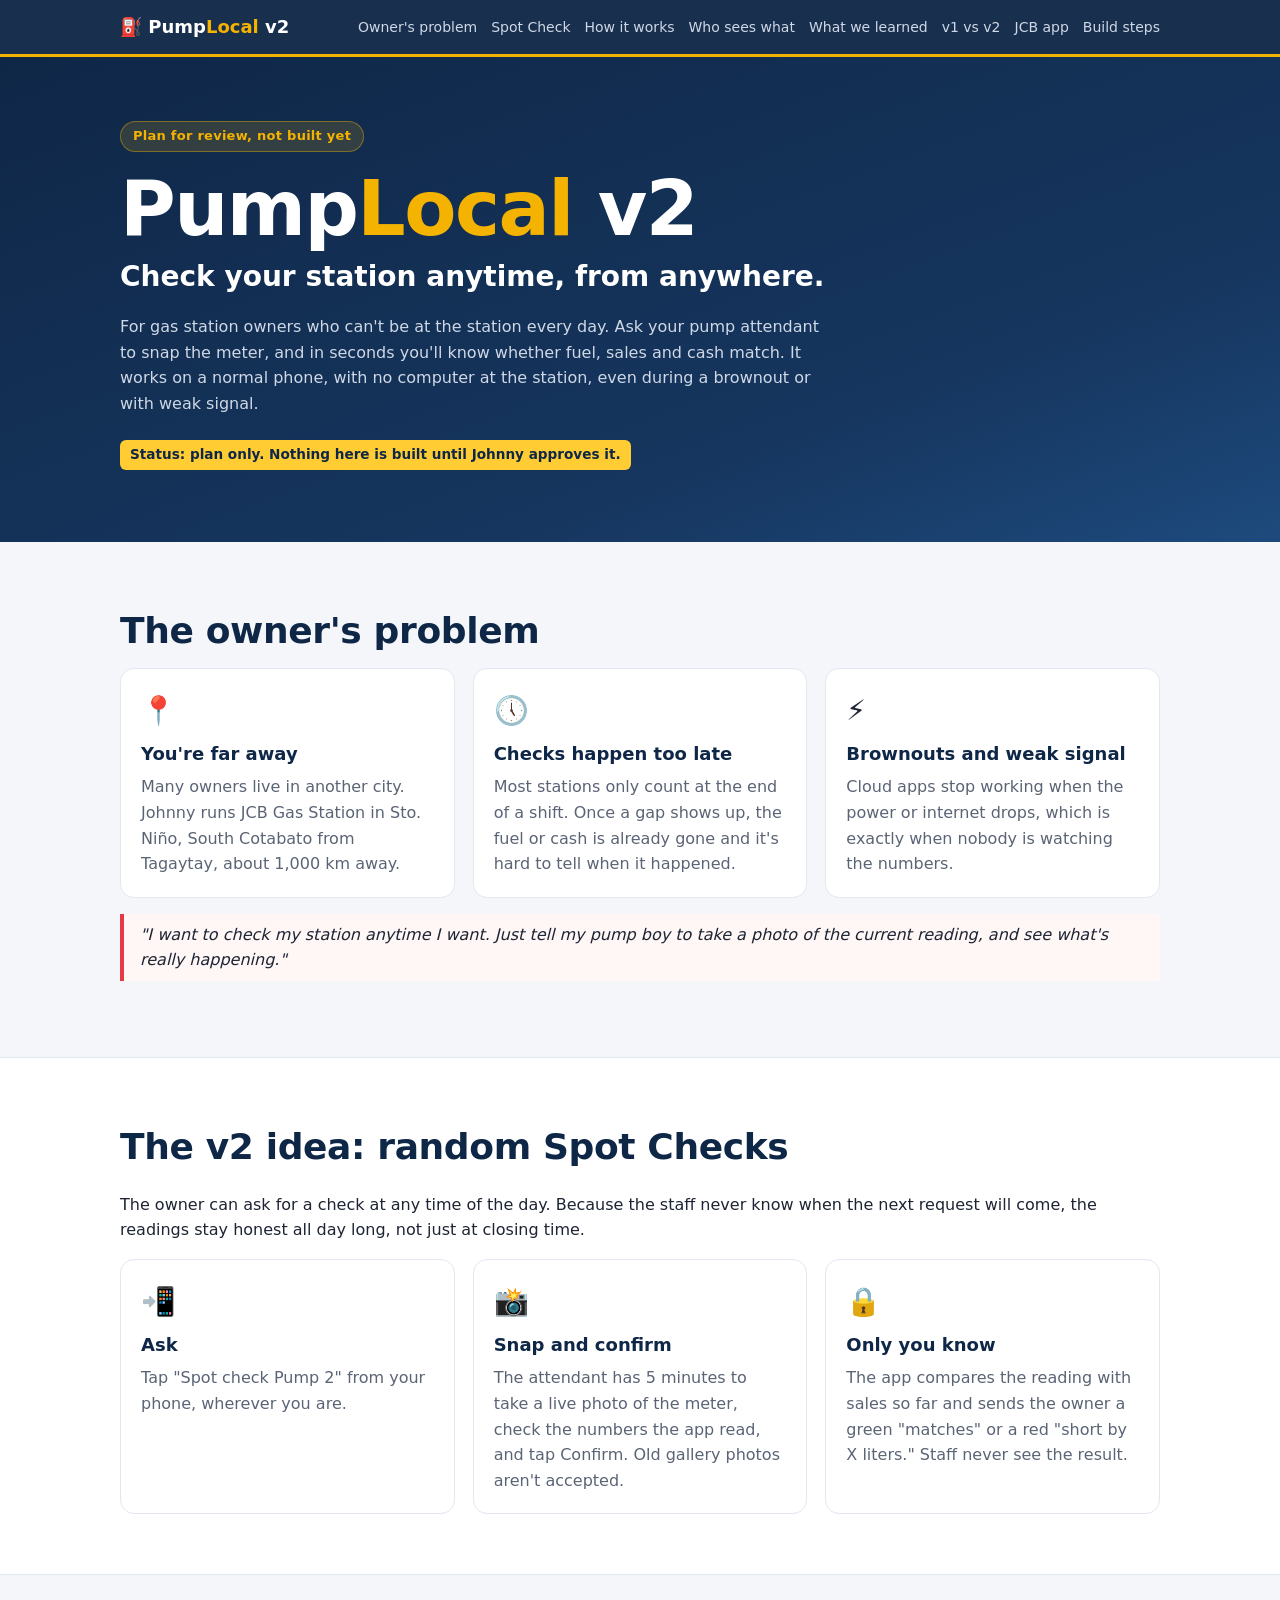
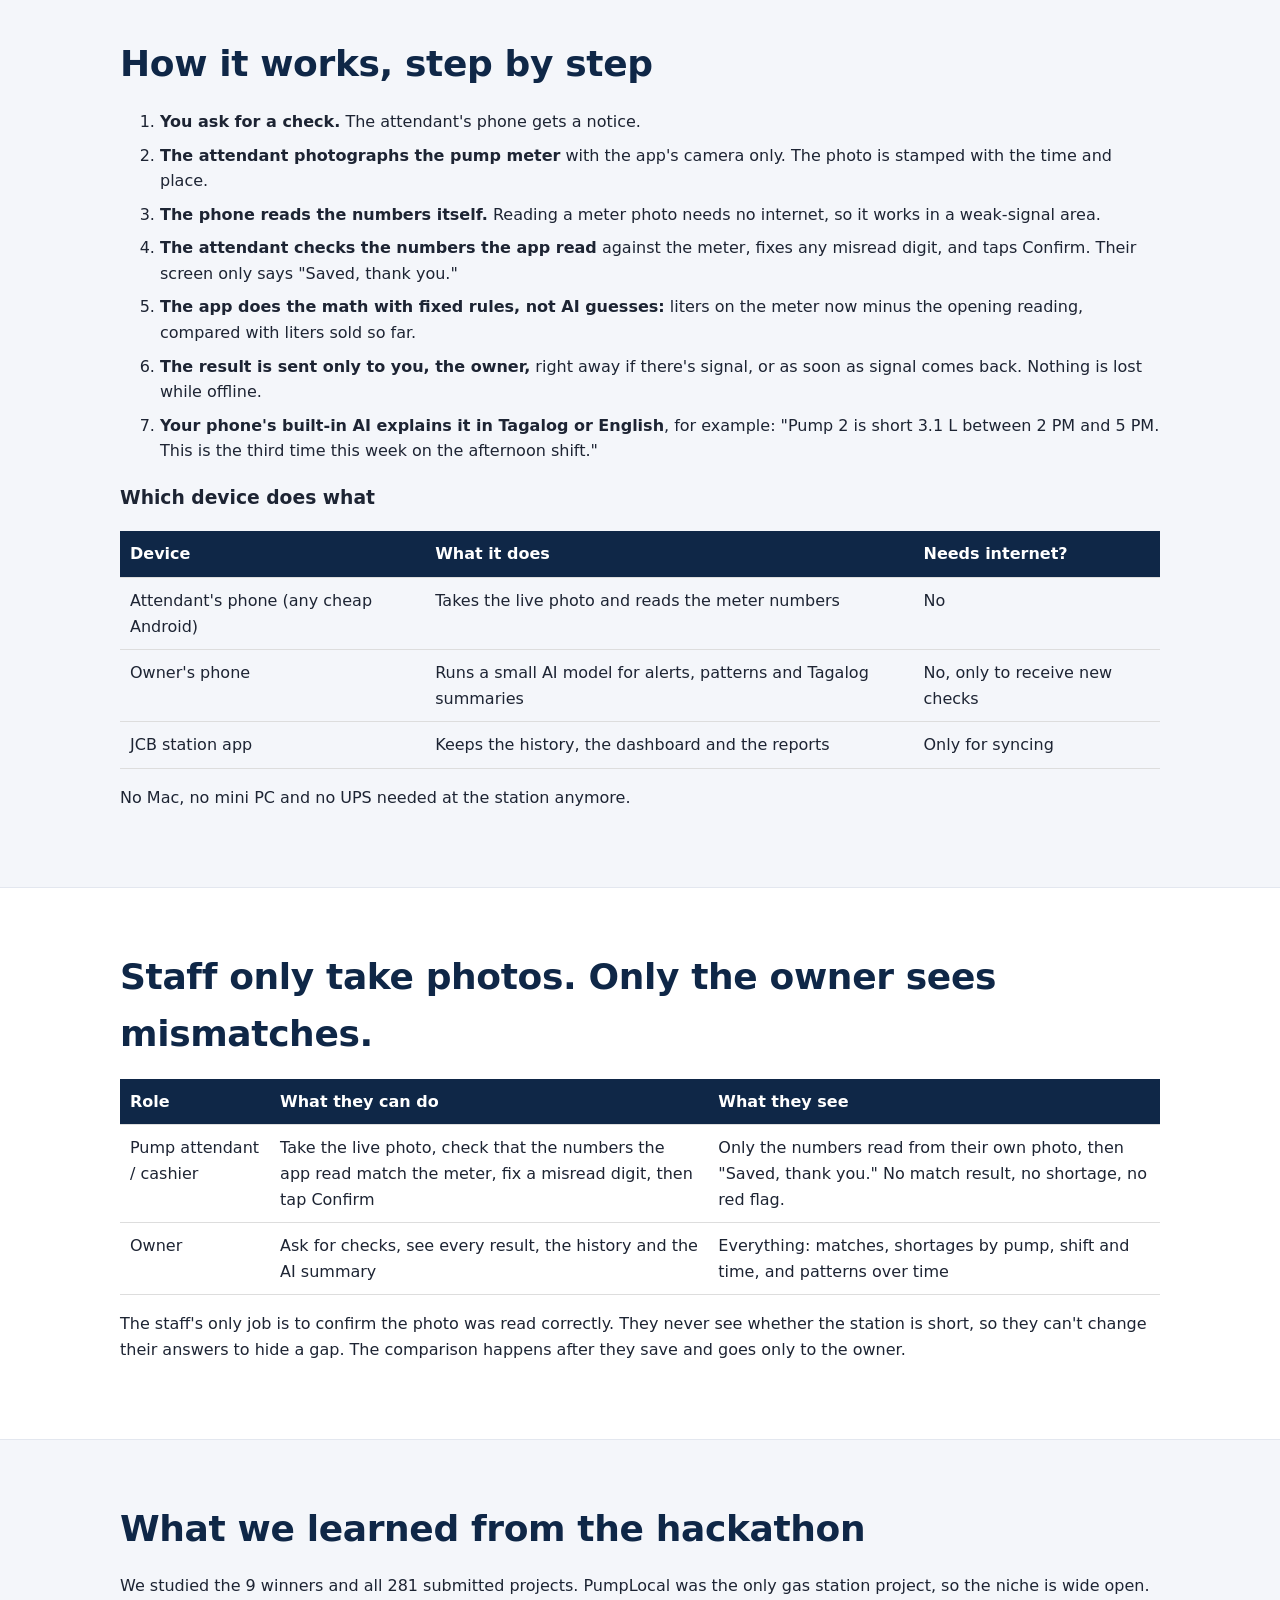
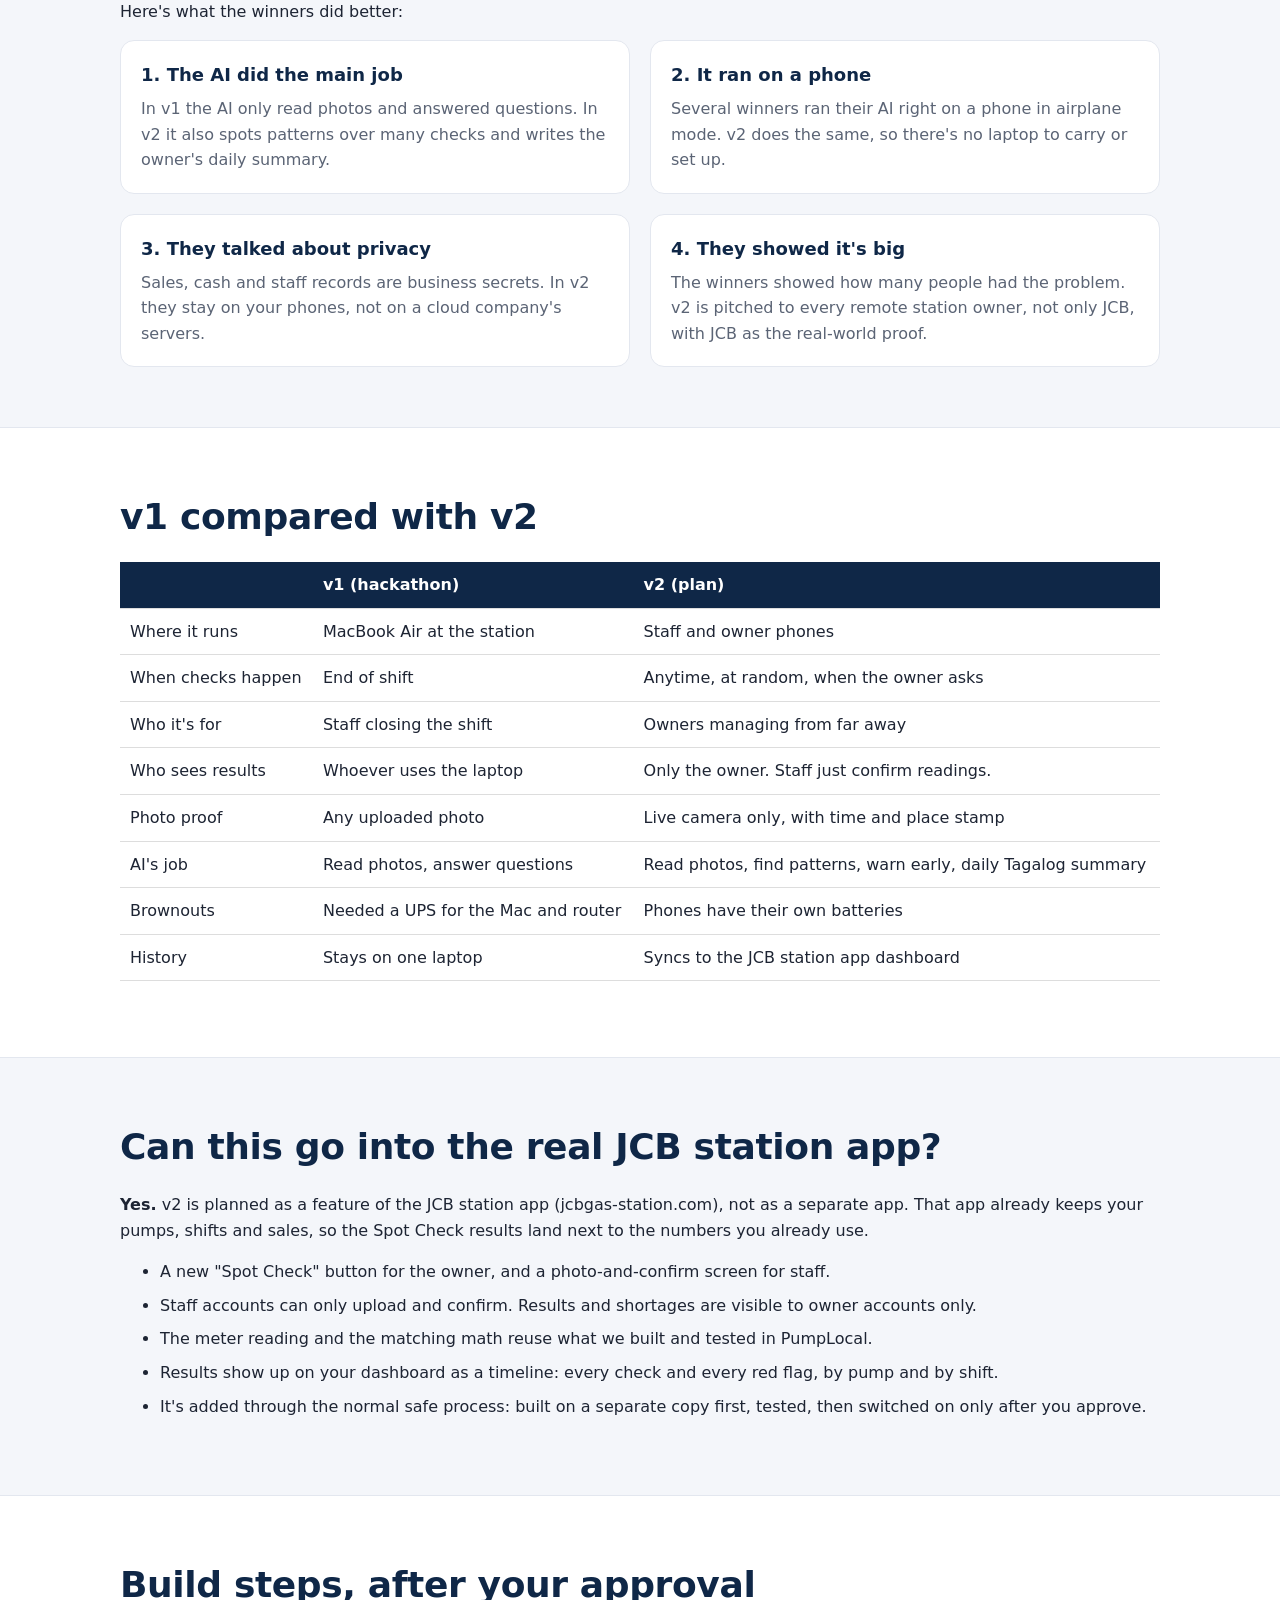
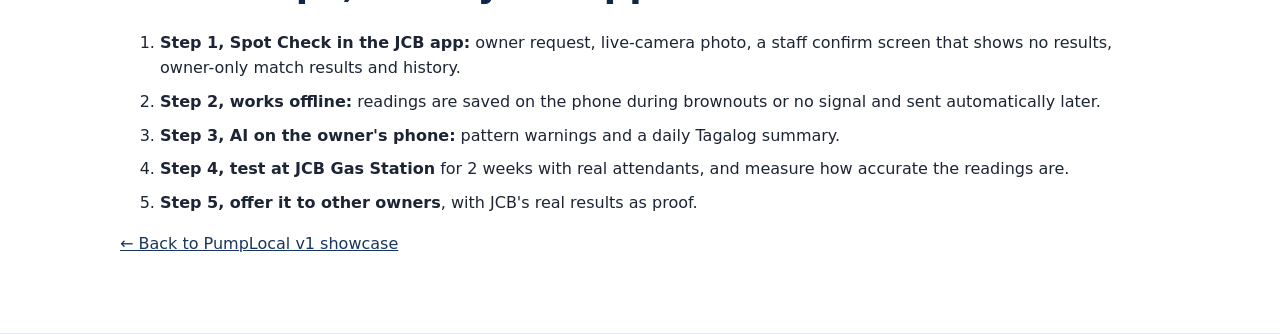
<file: v2/index.html>
<!doctype html>
<html lang="en">
<head>
<meta charset="utf-8">
<meta name="viewport" content="width=device-width,initial-scale=1">
<title>PumpLocal v2 Plan · Check your station anytime, from anywhere</title>
<meta name="description" content="The PumpLocal v2 plan: random spot checks, phone-only, offline, for gas station owners who can't be at their station.">
<meta name="theme-color" content="#0f2747">
<link rel="icon" href="data:image/svg+xml,<svg xmlns='http://www.w3.org/2000/svg' viewBox='0 0 100 100'><text y='.9em' font-size='90'>⛽</text></svg>">
<link rel="stylesheet" href="../style.css">
<style>
.status{display:inline-block;background:#ffcc33;color:#0f2747;font-weight:700;padding:4px 10px;border-radius:6px;font-size:.85rem}
table{width:100%;border-collapse:collapse;margin:1rem 0}
th,td{text-align:left;padding:10px;border-bottom:1px solid #ddd;vertical-align:top}
th{background:#0f2747;color:#fff}
ol.steps-plain li,ul.plain li{margin:.5rem 0}
.quote{border-left:4px solid #e63946;padding:.5rem 1rem;background:#fff6f6;font-style:italic}
</style>
</head>
<body>
<nav class="top" aria-label="Sections"><div class="wrap">
<a class="brand" href="../">⛽ Pump<b>Local</b> v2</a>
<ul>
<li><a href="#problem">Owner's problem</a></li>
<li><a href="#idea">Spot Check</a></li>
<li><a href="#how">How it works</a></li>
<li><a href="#roles">Who sees what</a></li>
<li><a href="#learned">What we learned</a></li>
<li><a href="#changes">v1 vs v2</a></li>
<li><a href="#fueltrack">JCB app</a></li>
<li><a href="#steps">Build steps</a></li>
</ul></div></nav>

<header class="hero" id="top"><div class="wrap">
<span class="eyebrow">Plan for review, not built yet</span>
<h1>Pump<b>Local</b> v2</h1>
<p class="tag">Check your station anytime, from anywhere.</p>
<p class="lede">For gas station owners who can't be at the station every day. Ask your pump attendant to snap the meter, and in seconds you'll know whether fuel, sales and cash match. It works on a normal phone, with no computer at the station, even during a brownout or with weak signal.</p>
<p><span class="status">Status: plan only. Nothing here is built until Johnny approves it.</span></p>
</div></header>

<section id="problem"><div class="wrap">
<h2>The owner's problem</h2>
<div class="grid3">
<div class="card"><div class="ico">📍</div><h3>You're far away</h3><p>Many owners live in another city. Johnny runs JCB Gas Station in Sto. Niño, South Cotabato from Tagaytay, about 1,000 km away.</p></div>
<div class="card"><div class="ico">🕔</div><h3>Checks happen too late</h3><p>Most stations only count at the end of a shift. Once a gap shows up, the fuel or cash is already gone and it's hard to tell when it happened.</p></div>
<div class="card"><div class="ico">⚡</div><h3>Brownouts and weak signal</h3><p>Cloud apps stop working when the power or internet drops, which is exactly when nobody is watching the numbers.</p></div>
</div>
<p class="quote">"I want to check my station anytime I want. Just tell my pump boy to take a photo of the current reading, and see what's really happening."</p>
</div></section>

<section class="alt" id="idea"><div class="wrap">
<h2>The v2 idea: random Spot Checks</h2>
<p>The owner can ask for a check at any time of the day. Because the staff never know when the next request will come, the readings stay honest all day long, not just at closing time.</p>
<div class="grid3">
<div class="card"><div class="ico">📲</div><h3>Ask</h3><p>Tap "Spot check Pump 2" from your phone, wherever you are.</p></div>
<div class="card"><div class="ico">📸</div><h3>Snap and confirm</h3><p>The attendant has 5 minutes to take a live photo of the meter, check the numbers the app read, and tap Confirm. Old gallery photos aren't accepted.</p></div>
<div class="card"><div class="ico">🔒</div><h3>Only you know</h3><p>The app compares the reading with sales so far and sends the owner a green "matches" or a red "short by X liters." Staff never see the result.</p></div>
</div>
</div></section>

<section id="how"><div class="wrap">
<h2>How it works, step by step</h2>
<ol class="steps-plain">
<li><b>You ask for a check.</b> The attendant's phone gets a notice.</li>
<li><b>The attendant photographs the pump meter</b> with the app's camera only. The photo is stamped with the time and place.</li>
<li><b>The phone reads the numbers itself.</b> Reading a meter photo needs no internet, so it works in a weak-signal area.</li>
<li><b>The attendant checks the numbers the app read</b> against the meter, fixes any misread digit, and taps Confirm. Their screen only says "Saved, thank you."</li>
<li><b>The app does the math with fixed rules, not AI guesses:</b> liters on the meter now minus the opening reading, compared with liters sold so far.</li>
<li><b>The result is sent only to you, the owner,</b> right away if there's signal, or as soon as signal comes back. Nothing is lost while offline.</li>
<li><b>Your phone's built-in AI explains it in Tagalog or English</b>, for example: "Pump 2 is short 3.1 L between 2 PM and 5 PM. This is the third time this week on the afternoon shift."</li>
</ol>
<h3>Which device does what</h3>
<table>
<tr><th>Device</th><th>What it does</th><th>Needs internet?</th></tr>
<tr><td>Attendant's phone (any cheap Android)</td><td>Takes the live photo and reads the meter numbers</td><td>No</td></tr>
<tr><td>Owner's phone</td><td>Runs a small AI model for alerts, patterns and Tagalog summaries</td><td>No, only to receive new checks</td></tr>
<tr><td>JCB station app</td><td>Keeps the history, the dashboard and the reports</td><td>Only for syncing</td></tr>
</table>
<p>No Mac, no mini PC and no UPS needed at the station anymore.</p>
</div></section>

<section class="alt" id="roles"><div class="wrap">
<h2>Staff only take photos. Only the owner sees mismatches.</h2>
<table>
<tr><th>Role</th><th>What they can do</th><th>What they see</th></tr>
<tr><td>Pump attendant / cashier</td><td>Take the live photo, check that the numbers the app read match the meter, fix a misread digit, then tap Confirm</td><td>Only the numbers read from their own photo, then "Saved, thank you." No match result, no shortage, no red flag.</td></tr>
<tr><td>Owner</td><td>Ask for checks, see every result, the history and the AI summary</td><td>Everything: matches, shortages by pump, shift and time, and patterns over time</td></tr>
</table>
<p>The staff's only job is to confirm the photo was read correctly. They never see whether the station is short, so they can't change their answers to hide a gap. The comparison happens after they save and goes only to the owner.</p>
</div></section>

<section id="learned"><div class="wrap">
<h2>What we learned from the hackathon</h2>
<p>We studied the 9 winners and all 281 submitted projects. PumpLocal was the only gas station project, so the niche is wide open. Here's what the winners did better:</p>
<div class="grid2">
<div class="card"><h3>1. The AI did the main job</h3><p>In v1 the AI only read photos and answered questions. In v2 it also spots patterns over many checks and writes the owner's daily summary.</p></div>
<div class="card"><h3>2. It ran on a phone</h3><p>Several winners ran their AI right on a phone in airplane mode. v2 does the same, so there's no laptop to carry or set up.</p></div>
<div class="card"><h3>3. They talked about privacy</h3><p>Sales, cash and staff records are business secrets. In v2 they stay on your phones, not on a cloud company's servers.</p></div>
<div class="card"><h3>4. They showed it's big</h3><p>The winners showed how many people had the problem. v2 is pitched to every remote station owner, not only JCB, with JCB as the real-world proof.</p></div>
</div>
</div></section>

<section class="alt" id="changes"><div class="wrap">
<h2>v1 compared with v2</h2>
<table>
<tr><th></th><th>v1 (hackathon)</th><th>v2 (plan)</th></tr>
<tr><td>Where it runs</td><td>MacBook Air at the station</td><td>Staff and owner phones</td></tr>
<tr><td>When checks happen</td><td>End of shift</td><td>Anytime, at random, when the owner asks</td></tr>
<tr><td>Who it's for</td><td>Staff closing the shift</td><td>Owners managing from far away</td></tr>
<tr><td>Who sees results</td><td>Whoever uses the laptop</td><td>Only the owner. Staff just confirm readings.</td></tr>
<tr><td>Photo proof</td><td>Any uploaded photo</td><td>Live camera only, with time and place stamp</td></tr>
<tr><td>AI's job</td><td>Read photos, answer questions</td><td>Read photos, find patterns, warn early, daily Tagalog summary</td></tr>
<tr><td>Brownouts</td><td>Needed a UPS for the Mac and router</td><td>Phones have their own batteries</td></tr>
<tr><td>History</td><td>Stays on one laptop</td><td>Syncs to the JCB station app dashboard</td></tr>
</table>
</div></section>

<section id="fueltrack"><div class="wrap">
<h2>Can this go into the real JCB station app?</h2>
<p><b>Yes.</b> v2 is planned as a feature of the JCB station app (jcbgas-station.com), not as a separate app. That app already keeps your pumps, shifts and sales, so the Spot Check results land next to the numbers you already use.</p>
<ul class="plain">
<li>A new "Spot Check" button for the owner, and a photo-and-confirm screen for staff.</li>
<li>Staff accounts can only upload and confirm. Results and shortages are visible to owner accounts only.</li>
<li>The meter reading and the matching math reuse what we built and tested in PumpLocal.</li>
<li>Results show up on your dashboard as a timeline: every check and every red flag, by pump and by shift.</li>
<li>It's added through the normal safe process: built on a separate copy first, tested, then switched on only after you approve.</li>
</ul>
</div></section>

<section class="alt" id="steps"><div class="wrap">
<h2>Build steps, after your approval</h2>
<ol class="steps-plain">
<li><b>Step 1, Spot Check in the JCB app:</b> owner request, live-camera photo, a staff confirm screen that shows no results, owner-only match results and history.</li>
<li><b>Step 2, works offline:</b> readings are saved on the phone during brownouts or no signal and sent automatically later.</li>
<li><b>Step 3, AI on the owner's phone:</b> pattern warnings and a daily Tagalog summary.</li>
<li><b>Step 4, test at JCB Gas Station</b> for 2 weeks with real attendants, and measure how accurate the readings are.</li>
<li><b>Step 5, offer it to other owners</b>, with JCB's real results as proof.</li>
</ol>
<p><a href="../">← Back to PumpLocal v1 showcase</a></p>
</div></section>
</body>
</html>
</file>
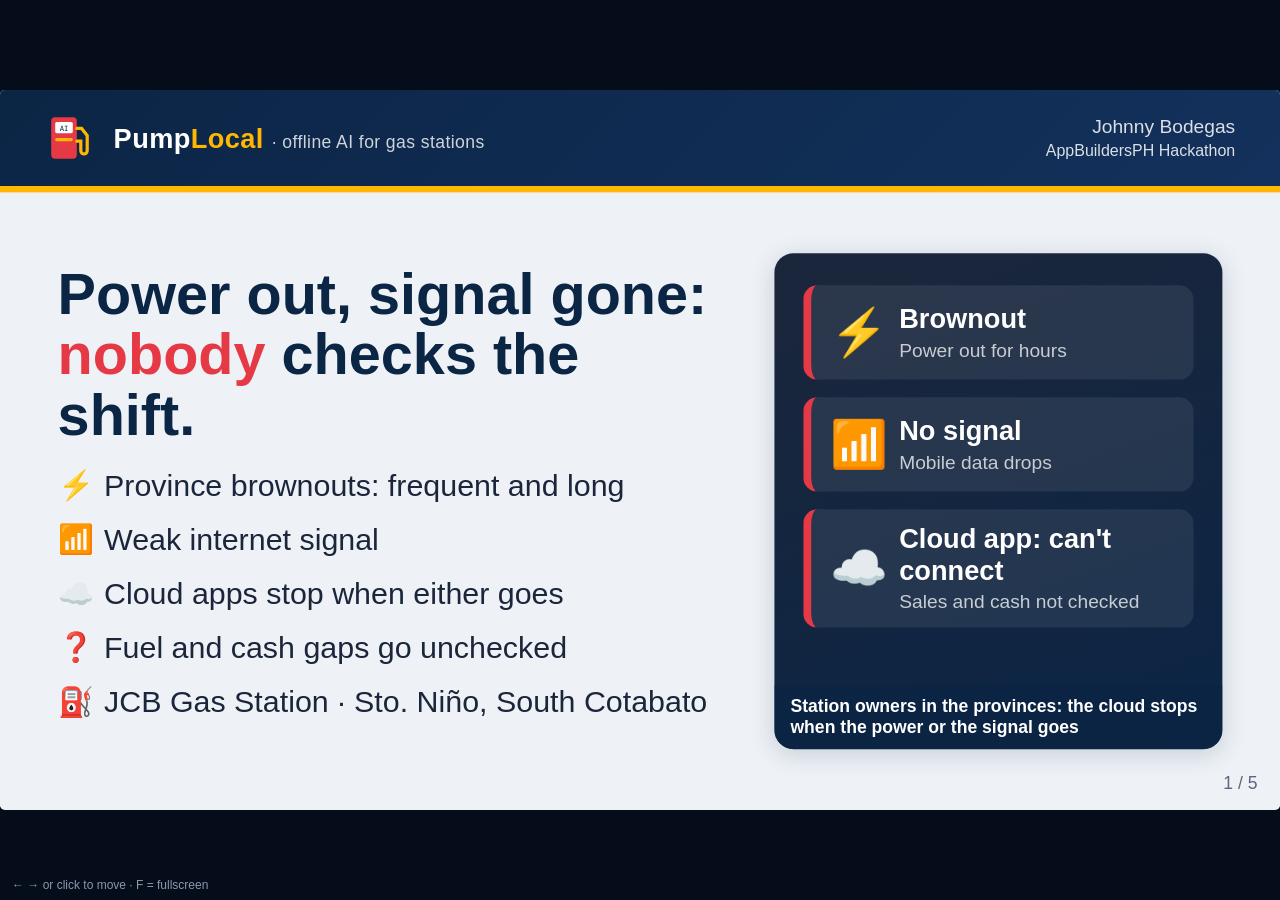
<file: slides.html>
<!doctype html>
<html lang="en">
<head>
<meta charset="utf-8">
<meta name="viewport" content="width=device-width, initial-scale=1">
<title>PumpLocal · Pitch</title>
<!-- Offline pitch deck: no CDN, no external fonts. Arrows / Space / click to advance, F for fullscreen. -->
<style>
  :root { --navy:#0b2545; --navy2:#13315c; --red:#e63946; --yellow:#ffb703; --green:#2a9d8f;
    --bg:#eef2f7; --ink:#1b263b; --muted:#5c677d; }
  * { box-sizing:border-box; }
  html,body { margin:0; height:100%; background:#050d1a; overflow:hidden;
    font-family:-apple-system,BlinkMacSystemFont,"Segoe UI",Roboto,Helvetica,Arial,sans-serif; }
  /* 16:9 stage, scaled to fit the window; all sizes inside are in stage units (1600x900) */
  #stage { position:absolute; left:50%; top:50%; width:1600px; height:900px; transform-origin:center center;
    background:var(--bg); color:var(--ink); border-radius:6px; overflow:hidden; cursor:pointer; }
  .slide { position:absolute; inset:0; display:none; flex-direction:column; }
  .slide.active { display:flex; }
  .bar { background:linear-gradient(135deg,var(--navy),var(--navy2)); color:#fff; border-bottom:8px solid var(--yellow);
    padding:28px 56px; display:flex; align-items:center; gap:22px; }
  .bar svg { width:64px; height:64px; flex:none; }
  .bar .brand { font-size:34px; font-weight:800; letter-spacing:.5px; }
  .bar .brand span { color:var(--yellow); }
  .bar .who { margin-left:auto; font-size:24px; opacity:.85; text-align:right; }
  .body { flex:1; padding:48px 72px; display:flex; gap:56px; align-items:center; }
  h1 { font-size:72px; margin:0 0 28px; color:var(--navy); line-height:1.05; }
  h1 em { font-style:normal; color:var(--red); }
  ul { list-style:none; padding:0; margin:0; }
  li { font-size:38px; margin:0 0 22px; padding-left:58px; position:relative; line-height:1.2; }
  li::before { content:attr(data-i); position:absolute; left:0; top:0; font-size:36px; }
  .col { flex:1; }
  .slot { width:560px; height:620px; flex:none; border-radius:24px; overflow:hidden; position:relative;
    background:repeating-linear-gradient(-8deg,#fffdf4 0 46px,#c9d6ea 46px 48px); box-shadow:0 6px 30px rgba(11,37,69,.18); }
  .slot .cap { position:absolute; left:0; right:0; bottom:0; background:rgba(11,37,69,.85); color:#fff;
    font:600 22px -apple-system,"Segoe UI",sans-serif; padding:14px 20px; filter:none; }
  .slot.out { background:linear-gradient(160deg,#1b263b,#0b2545); display:flex; flex-direction:column; gap:22px;
    padding:40px 36px 110px; }
  .slot.out .ob { background:rgba(255,255,255,.08); border-left:10px solid var(--red); border-radius:18px; padding:18px 24px;
    display:flex; flex-direction:column; color:#fff; position:relative; padding-left:110px; min-height:118px; justify-content:center; }
  .slot.out .ob .oi { position:absolute; left:24px; top:50%; transform:translateY(-50%); font-size:58px; }
  .slot.out .ob b { font-size:34px; }
  .slot.out .ob p { font-size:24px; margin:6px 0 0; opacity:.75; }
  .tiles { display:grid; grid-template-columns:repeat(3,1fr); gap:28px; width:100%; }
  .tile { background:#fff; border-radius:24px; padding:34px; box-shadow:0 4px 18px rgba(11,37,69,.10); border-top:10px solid var(--green); }
  .tile.r { border-top-color:var(--red); } .tile.y { border-top-color:var(--yellow); }
  .tile b { display:block; font-size:40px; color:var(--navy); margin:12px 0 10px; }
  .tile p { font-size:28px; color:var(--muted); margin:0; line-height:1.3; }
  .tile .ic { font-size:64px; }
  .foot { font-size:28px; color:var(--navy); margin-top:30px; background:#fff; border-radius:16px; padding:20px 28px; }
  .foot b { color:var(--red); }
  .jump { align-items:center; justify-content:center; text-align:center; background:linear-gradient(135deg,var(--navy),var(--navy2)); color:#fff; }
  .wifi { display:inline-block; background:var(--red); color:#fff; font-size:56px; font-weight:900; padding:16px 44px;
    border-radius:999px; letter-spacing:2px; margin-bottom:40px; }
  .go { display:inline-block; background:var(--yellow); color:var(--navy); font-size:84px; font-weight:900; text-decoration:none;
    padding:40px 90px; border-radius:40px; box-shadow:0 10px 40px rgba(255,183,3,.35); }
  .go:hover { filter:brightness(1.07); }
  .sub { font-size:30px; opacity:.8; margin-top:34px; }
  .flow { display:flex; align-items:stretch; gap:0; width:100%; margin-top:10px; }
  .node { flex:1; background:#fff; border-radius:24px; padding:30px 26px; text-align:center;
    box-shadow:0 4px 18px rgba(11,37,69,.10); border-top:10px solid var(--navy2); }
  .node.hub { border-top-color:var(--red); }
  .node .ic { font-size:72px; line-height:1; }
  .node b { display:block; font-size:34px; color:var(--navy); margin:16px 0 10px; }
  .node p { font-size:24px; color:var(--muted); margin:0; line-height:1.3; }
  .upsbar { display:flex; align-items:center; gap:26px; margin:22px 0 0 calc((100% - 128px) / 3 + 64px); background:#fff;
    border-radius:20px; padding:20px 28px; border-left:12px solid var(--yellow); box-shadow:0 4px 18px rgba(11,37,69,.10); }
  .upsbar .ic { font-size:60px; } .upsbar b { font-size:30px; color:var(--navy); display:block; }
  .upsbar p { font-size:24px; color:var(--muted); margin:6px 0 0; }
  .link { width:64px; flex:none; display:flex; align-items:center; justify-content:center; font-size:40px; color:var(--navy2); }
  #nav { position:absolute; right:28px; bottom:20px; font-size:22px; color:var(--muted); }
  #hint { position:fixed; left:12px; bottom:8px; color:#8a97ad; font-size:12px; }
  :fullscreen #hint { display:none; }
</style>
</head>
<body>
<div id="stage">
  <!-- 1. Problem (title lives small in the bar) -->
  <section class="slide active" data-n="1">
    <div class="bar">
      <svg viewBox="0 0 64 64" aria-hidden="true"><rect x="8" y="6" width="32" height="52" rx="5" fill="#e63946"/><rect x="13" y="12" width="22" height="14" rx="2" fill="#fff"/><text x="24" y="23" font-size="9" text-anchor="middle" font-family="monospace" fill="#0b2545">AI</text><rect x="13" y="32" width="22" height="4" rx="2" fill="#ffb703"/><path d="M40 20h6l7 9v19a4 4 0 0 1-8 0V36h-5" stroke="#ffb703" stroke-width="4" fill="none" stroke-linecap="round"/></svg>
      <div class="brand">Pump<span>Local</span> <small style="font-size:22px;font-weight:400;opacity:.8">· offline AI for gas stations</small></div>
      <div class="who">Johnny Bodegas<br><small>AppBuildersPH Hackathon</small></div>
    </div>
    <div class="body">
      <div class="col">
        <h1>Power out, signal gone: <em>nobody</em> checks the shift.</h1>
        <ul>
          <li data-i="⚡">Province brownouts: frequent and long</li>
          <li data-i="📶">Weak internet signal</li>
          <li data-i="☁️">Cloud apps stop when either goes</li>
          <li data-i="❓">Fuel and cash gaps go unchecked</li>
          <li data-i="⛽">JCB Gas Station · Sto. Niño, South Cotabato</li>
        </ul>
      </div>
      <div class="slot out" id="outSlot">
        <div class="ob"><div class="oi">⚡</div><b>Brownout</b><p>Power out for hours</p></div>
        <div class="ob"><div class="oi">📶</div><b>No signal</b><p>Mobile data drops</p></div>
        <div class="ob"><div class="oi">☁️</div><b>Cloud app: can't connect</b><p>Sales and cash not checked</p></div>
        <div class="cap">Station owners in the provinces: the cloud stops when the power or the signal goes</div>
      </div>
    </div>
  </section>

  <!-- 2. Why local AI -->
  <section class="slide" data-n="2">
    <div class="body" style="flex-direction:column;align-items:stretch;justify-content:center">
      <h1>Why <em>local</em> AI?</h1>
      <div class="tiles">
        <div class="tile"><div class="ic">📴</div><b>Works offline</b><p>Brownout or dead signal? The shift still closes.</p></div>
        <div class="tile y"><div class="ic">🔒</div><b>Data stays here</b><p>Sales and cash never leave the station.</p></div>
        <div class="tile r"><div class="ic">₱0</div><b>No cloud cost</b><p>No per-use fees on thin fuel margins.</p></div>
      </div>
      <div class="foot">On an <b>8 GB Mac</b>: Apple Vision OCR reads a photo in about 2 seconds · Gemma 3 4B via Ollama writes the Taglish answers.</div>
    </div>
  </section>

  <!-- 3. How it runs at the station -->
  <section class="slide" data-n="3">
    <div class="body" style="flex-direction:column;align-items:stretch;justify-content:center;gap:30px">
      <h1>How it runs <em>at the station</em></h1>
      <div class="flow">
        <div class="node"><div class="ic">📱</div><b>Staff phones</b><p>On their own batteries. Snap pump screens and receipts, log sales, do the closing count</p></div>
        <div class="link">⇄</div>
        <div class="node"><div class="ic">📶</div><b>Wi-Fi router</b><p>Local network only. No internet needed</p></div>
        <div class="link">⇄</div>
        <div class="node hub"><div class="ic">🖥️</div><b>Mac mini</b><p>Proposed for the station. Always on. Runs PumpLocal and the AI</p></div>
      </div>
      <div class="upsbar"><span class="ic">🔋</span><div><b>One small UPS: Mac mini + Wi-Fi router</b><p>Brownout? Staff phones keep working on the local Wi-Fi. No internet needed</p></div></div>
      <div class="foot" style="margin-top:22px">Also works: a <b>laptop on battery</b> + a <b>power bank for the router</b> · syncs to the owner when internet returns</div>
    </div>
  </section>

  <!-- 4. What's next -->
  <section class="slide" data-n="4">
    <div class="body" style="flex-direction:column;align-items:stretch;justify-content:center">
      <h1>What's <em>next</em></h1>
      <ul>
        <li data-i="🔄">Sync to the owner when the internet is back</li>
        <li data-i="📒">Utang ledger: who owes, who paid</li>
        <li data-i="⛽">Per-nozzle tracking</li>
      </ul>
    </div>
  </section>

  <!-- Final jump -->
  <section class="slide jump" data-n="5">
    <div class="wifi">📴 Wi-Fi OFF</div><br>
    <a class="go" href="/" id="goDemo">Back to the showcase →</a>
    <div class="sub">PumpLocal runs locally on the station's computer.</div>
  </section>

  <div id="nav"></div>
</div>
<div id="hint">← → or click to move · F = fullscreen</div>
<script>
(function () {
  var slides = document.querySelectorAll('.slide'), i = 0, stage = document.getElementById('stage');
  var nav = document.getElementById('nav');
  function show(n) {
    i = Math.max(0, Math.min(slides.length - 1, n));
    for (var k = 0; k < slides.length; k++) slides[k].classList.toggle('active', k === i);
    nav.textContent = (i + 1) + ' / ' + slides.length;
    nav.style.color = i === slides.length - 1 ? '#fff' : '';
    if (location.hash !== '#' + (i + 1)) history.replaceState(null, '', '#' + (i + 1));
  }
  function fit() {
    var s = Math.min(window.innerWidth / 1600, window.innerHeight / 900);
    stage.style.transform = 'translate(-50%,-50%) scale(' + s + ')';
  }
  function fullscreen() {
    var d = document;
    if (d.fullscreenElement) { d.exitFullscreen && d.exitFullscreen(); }
    else if (d.documentElement.requestFullscreen) { d.documentElement.requestFullscreen(); }
  }
  document.addEventListener('keydown', function (e) {
    var k = e.key;
    if (k === 'ArrowRight' || k === 'ArrowDown' || k === ' ' || k === 'PageDown' || k === 'Enter') {
      if (k === 'Enter' && i === slides.length - 1) { location.href = '/'; return; }
      e.preventDefault(); show(i + 1);
    } else if (k === 'ArrowLeft' || k === 'ArrowUp' || k === 'PageUp' || k === 'Backspace') { e.preventDefault(); show(i - 1); }
    else if (k === 'Home') show(0);
    else if (k === 'End') show(slides.length - 1);
    else if (k === 'f' || k === 'F') fullscreen();
  });
  stage.addEventListener('click', function (e) {
    if (e.target.closest('a')) return;            // the demo button navigates
    show(e.clientX < window.innerWidth * 0.25 ? i - 1 : i + 1);
  });
  window.addEventListener('resize', fit);
  fit();
  show((parseInt(location.hash.slice(1), 10) || 1) - 1);
})();
</script>
</body>
</html>
</file>
<file: style.css>
:root{--navy:#0f2747;--navy2:#16365f;--amber:#f5b301;--red:#e63946;--green:#2a9d8f;--bg:#f4f6fa;--card:#fff;--ink:#1d2433;--muted:#5b6475;--line:#e3e7ef;--r:14px}
*{box-sizing:border-box}
html{scroll-behavior:smooth}
body{margin:0;font:16px/1.6 system-ui,-apple-system,"Segoe UI",Roboto,"Helvetica Neue",Arial,sans-serif;color:var(--ink);background:var(--bg)}
img{max-width:100%;display:block}
a{color:var(--navy2)}
.wrap{max-width:1080px;margin:0 auto;padding:0 20px}
nav.top{position:sticky;top:0;z-index:10;background:rgba(15,39,71,.96);border-bottom:3px solid var(--amber)}
nav.top .wrap{display:flex;align-items:center;gap:16px;min-height:54px;flex-wrap:wrap}
nav.top .brand{color:#fff;font-weight:800;text-decoration:none;font-size:18px}
nav.top .brand b{color:var(--amber)}
nav.top ul{list-style:none;margin:0 0 0 auto;padding:0;display:flex;gap:14px;flex-wrap:wrap}
nav.top ul a{color:#cfd8e6;text-decoration:none;font-size:14px}
nav.top ul a:hover{color:#fff}
header.hero{background:linear-gradient(160deg,var(--navy) 0%,var(--navy2) 70%,#1d4a7d 100%);color:#fff;padding:64px 0 56px}
.hero .eyebrow{display:inline-block;background:rgba(245,179,1,.15);color:var(--amber);border:1px solid rgba(245,179,1,.4);border-radius:99px;padding:4px 12px;font-size:13px;font-weight:600;letter-spacing:.02em}
.hero h1{font-size:clamp(44px,8vw,76px);line-height:1.02;margin:18px 0 8px;letter-spacing:-.02em}
.hero h1 b{color:var(--amber)}
.hero .tag{font-size:clamp(20px,3vw,28px);font-weight:600;margin:0 0 14px;max-width:760px}
.hero .lede{color:#cfd8e6;max-width:720px;margin:0 0 24px}
.local-note{display:flex;gap:12px;align-items:flex-start;background:#fff;color:var(--ink);border-left:6px solid var(--amber);border-radius:10px;padding:14px 16px;max-width:720px;box-shadow:0 6px 24px rgba(0,0,0,.18)}
.local-note .ico{font-size:24px;line-height:1}
.local-note strong{display:block}
.cta{display:flex;gap:12px;flex-wrap:wrap;margin-top:26px}
.btn{display:inline-block;padding:12px 18px;border-radius:10px;font-weight:700;text-decoration:none;min-height:44px}
.btn.primary{background:var(--amber);color:var(--navy)}
.btn.ghost{border:2px solid rgba(255,255,255,.5);color:#fff}
.stats{display:grid;grid-template-columns:repeat(4,1fr);gap:12px;margin-top:36px}
.stat{background:rgba(255,255,255,.07);border:1px solid rgba(255,255,255,.14);border-radius:12px;padding:14px}
.stat .n{font-size:24px;font-weight:800;color:var(--amber)}
.stat .l{font-size:13px;color:#cfd8e6}
section{padding:60px 0}
section.alt{background:#fff;border-top:1px solid var(--line);border-bottom:1px solid var(--line)}
h2{font-size:clamp(26px,4vw,36px);margin:0 0 8px;color:var(--navy);letter-spacing:-.01em}
.sub{color:var(--muted);margin:0 0 28px;max-width:740px}
.grid2{display:grid;grid-template-columns:1fr 1fr;gap:20px}
.grid3{display:grid;grid-template-columns:repeat(3,1fr);gap:18px}
.card{background:var(--card);border:1px solid var(--line);border-radius:var(--r);padding:20px}
.card h3{margin:0 0 6px;font-size:18px;color:var(--navy)}
.card p{margin:0;color:var(--muted)}
.card .ico{font-size:28px;margin-bottom:6px}
.problem .card{border-top:4px solid var(--red)}
.steps{list-style:none;padding:0;margin:0;display:grid;grid-template-columns:repeat(4,1fr);gap:16px;counter-reset:s}
.steps li{position:relative;background:var(--card);border:1px solid var(--line);border-radius:var(--r);padding:20px 18px 18px}
.steps li::before{counter-increment:s;content:counter(s);position:absolute;top:-14px;left:16px;width:28px;height:28px;border-radius:50%;background:var(--navy);color:var(--amber);font-weight:800;display:grid;place-items:center;font-size:14px}
.steps li:not(:last-child)::after{content:"→";position:absolute;right:-14px;top:50%;transform:translateY(-50%);color:var(--muted);font-weight:700;z-index:1}
.steps h3{margin:4px 0 4px;font-size:17px;color:var(--navy)}
.steps .t{font-size:13px;color:var(--muted);font-style:italic;margin-bottom:6px}
.steps p{margin:0;font-size:15px;color:var(--muted)}
.tech{display:flex;flex-wrap:wrap;gap:8px;margin-top:22px}
.chip{background:#eaf0f8;color:var(--navy);border-radius:99px;padding:5px 12px;font-size:13px;font-weight:600}
.results{margin-top:28px}
.result{border-radius:var(--r);padding:20px;color:#fff;background:var(--red)}
.result .big{font-size:34px;font-weight:800;line-height:1.1}
.result p{margin:6px 0 0;color:#ffe3e5}
.result .src{display:inline-block;margin-top:10px;background:rgba(255,255,255,.18);border-radius:6px;padding:2px 8px;font-size:12px}
#video{position:relative;aspect-ratio:16/9;width:100%;border-radius:var(--r);background:repeating-linear-gradient(45deg,#0f2747,#0f2747 18px,#13305a 18px,#13305a 36px);border:3px dashed var(--amber);display:grid;place-items:center;text-align:center;color:#fff;overflow:hidden}
#video iframe{position:absolute;inset:0;width:100%;height:100%;border:0}
#video .ph .play{width:72px;height:72px;border-radius:50%;background:var(--amber);color:var(--navy);display:grid;place-items:center;font-size:30px;margin:0 auto 12px}
#video .ph strong{font-size:22px;display:block}
#video .ph span{color:#cfd8e6;font-size:14px}
.gallery{display:grid;grid-template-columns:repeat(3,1fr);gap:16px}
.gallery figure{margin:0;background:var(--card);border:1px solid var(--line);border-radius:var(--r);overflow:hidden;display:flex;flex-direction:column}
.gallery a{display:block;aspect-ratio:1280/900;overflow:hidden;background:#e9edf3}
.gallery img{width:100%;height:100%;object-fit:cover;object-position:top;transition:transform .25s}
.gallery a:hover img{transform:scale(1.02)}
.gallery figcaption{padding:10px 14px 14px;font-size:14px;color:var(--muted)}
.gallery figcaption b{color:var(--ink);display:block}
.gallery.feature{grid-template-columns:1fr 1fr;margin-bottom:16px}
details.more{margin-top:18px}
details.more summary{cursor:pointer;font-weight:700;color:var(--navy2);padding:8px 0;min-height:44px;display:flex;align-items:center}
.slides{display:grid;grid-template-columns:repeat(5,1fr);gap:12px}
.slides a{display:block;border-radius:10px;overflow:hidden;border:1px solid var(--line);background:#06101f}
.slides a span{display:block;color:#cfd8e6;font-size:12px;padding:6px 8px}
.setup .card{border-top:4px solid var(--green)}
.setup .tag{display:inline-block;font-size:12px;font-weight:700;padding:2px 8px;border-radius:6px;background:#e6f4f2;color:#1d6f65;margin-bottom:8px}
.setup ul{margin:8px 0 0;padding-left:20px;color:var(--muted)}
.honest{background:#fffaf0;border:1px solid #f3dfae;border-radius:var(--r);padding:22px}
.honest h3{margin:16px 0 6px;color:var(--navy);font-size:17px}
.honest h3:first-child{margin-top:0}
.honest ul{margin:0;padding-left:20px}
.honest li{margin:4px 0}
.links{display:flex;gap:12px;flex-wrap:wrap}
.links a{flex:1 1 240px;background:var(--card);border:1px solid var(--line);border-radius:var(--r);padding:18px;text-decoration:none;color:var(--ink)}
.links a b{display:block;color:var(--navy);font-size:17px}
.links a span{color:var(--muted);font-size:14px;overflow-wrap:anywhere}
footer{background:var(--navy);color:#cfd8e6;padding:30px 0;font-size:14px}
footer a{color:var(--amber)}
footer .wrap{display:flex;justify-content:space-between;gap:12px;flex-wrap:wrap}
@media (max-width:900px){
  .steps{grid-template-columns:1fr 1fr}
  .steps li::after{display:none}
  .gallery{grid-template-columns:1fr 1fr}
  .slides{grid-template-columns:repeat(3,1fr)}
  .stats{grid-template-columns:1fr 1fr}
}
@media (max-width:640px){
  body{font-size:15px}
  nav.top ul{display:none}
  header.hero{padding:40px 0 40px}
  section{padding:44px 0}
  .grid2,.grid3,.steps,.gallery,.gallery.feature{grid-template-columns:1fr}
  .slides{grid-template-columns:1fr 1fr}
  .btn{flex:1 1 auto;text-align:center}
}
</file>
